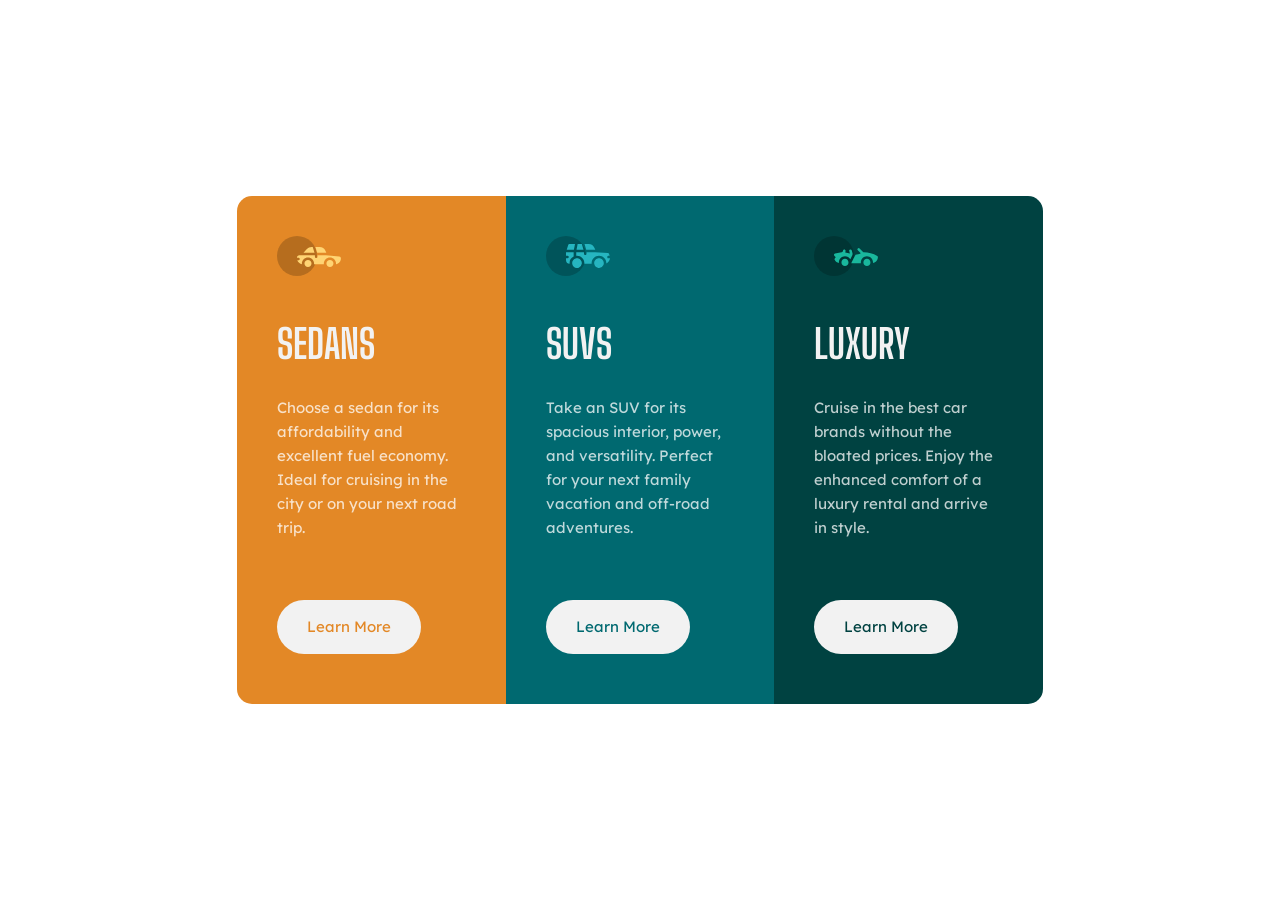
<file: index.html>
<!DOCTYPE html>
<html lang="en">
<head>
  <meta charset="UTF-8">
  <meta name="viewport" content="width=device-width, initial-scale=1.0"> <!-- displays site properly based on user's device -->

  <link rel="icon" type="image/png" sizes="32x32" href="./images/favicon-32x32.png">
  <link rel="preconnect" href="https://fonts.googleapis.com">
  <link rel="preconnect" href="https://fonts.gstatic.com" crossorigin>
  <link href="https://fonts.googleapis.com/css2?family=Lexend+Deca&display=swap" rel="stylesheet">

  <link rel="preconnect" href="https://fonts.googleapis.com">
  <link rel="preconnect" href="https://fonts.gstatic.com" crossorigin>
  <link href="https://fonts.googleapis.com/css2?family=Big+Shoulders+Display:wght@700&display=swap" rel="stylesheet">
  
  <title>Frontend Mentor | 3-column preview card component</title>
  <link rel="stylesheet" href="style.css">
</head>
<body>
  <main class="main">

    <div class="card-container">
      <div class="card card--1">
        <img src="images/icon-sedans.svg" alt="" class="card__image">
        <div class="card__content">
          <h1 class="heading-primary">Sedans</h1>
          <p class="paragraph">
            Choose a sedan for its affordability and excellent fuel economy. Ideal for cruising in the city 
            or on your next road trip.
          </p>
        </div>
        <a href="" class="btn btn--1">Learn More</a>
      </div>
  
      <div class="card card--2">
        <img src="images/icon-suvs.svg" alt="" class="card__image">
  
        <div class="card__content">
          <h1 class="heading-primary">SUVs</h1>
          <p class="paragraph">
            Take an SUV for its spacious interior, power, and versatility. Perfect for your next family vacation 
            and off-road adventures.
          </p>
        </div>
        <a href="" class="btn btn--2">Learn More</a>
      </div>
  
      <div class="card card--3">
        <img src="images/icon-luxury.svg" alt="" class="card__image">
  
        <div class="card__content">
          <h1 class="heading-primary">Luxury</h1>
          <p class="paragraph">
            Cruise in the best car brands without the bloated prices. Enjoy the enhanced comfort of a luxury 
            rental and arrive in style.
          </p>
        </div>
        <a href="" class="btn btn--3">Learn More</a>
      </div>
    </div>

  </main>
</body>
</html>
</file>
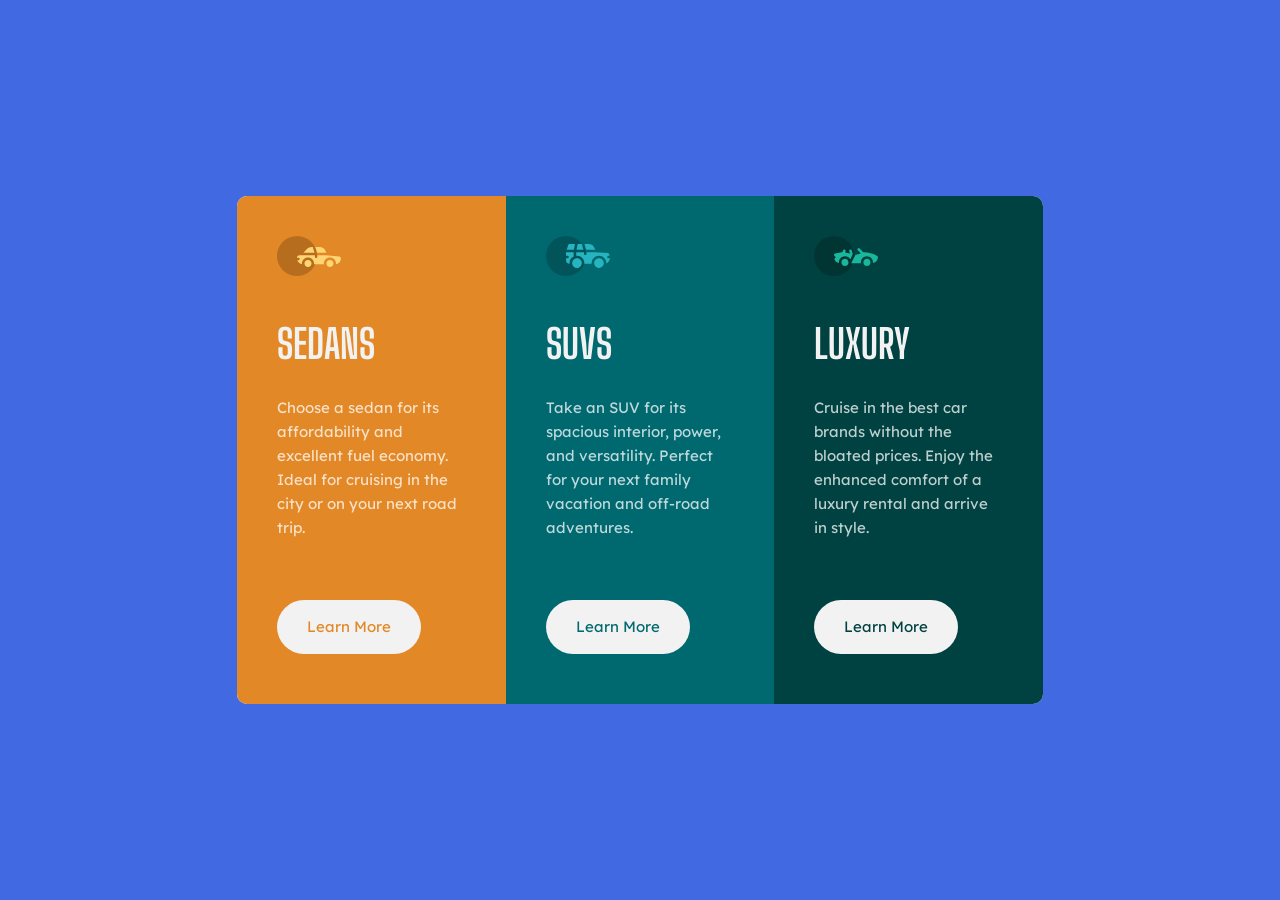
<file: 3-column-preview-card-component-main/index.html>
<!DOCTYPE html>
<html lang="en">
<head>
  <meta charset="UTF-8">
  <meta name="viewport" content="width=device-width, initial-scale=1.0"> <!-- displays site properly based on user's device -->

  <link rel="icon" type="image/png" sizes="32x32" href="./images/favicon-32x32.png">
  <link rel="preconnect" href="https://fonts.googleapis.com">
  <link rel="preconnect" href="https://fonts.gstatic.com" crossorigin>
  <link href="https://fonts.googleapis.com/css2?family=Lexend+Deca&display=swap" rel="stylesheet">

  <link rel="preconnect" href="https://fonts.googleapis.com">
  <link rel="preconnect" href="https://fonts.gstatic.com" crossorigin>
  <link href="https://fonts.googleapis.com/css2?family=Big+Shoulders+Display:wght@700&display=swap" rel="stylesheet">
  
  <title>Frontend Mentor | 3-column preview card component</title>
  <link rel="stylesheet" href="style.css">
</head>
<body class="container">

  <div class="card-container">

    <div class="card card--1">

      <img src="images/icon-sedans.svg" alt="" class="card__image">
      <div class="card__text-box">
        <h1 class="heading-primary">Sedans</h1>
        <p class="paragraph">
          Choose a sedan for its affordability and excellent fuel economy. Ideal for cruising in the city 
          or on your next road trip.
        </p>
      </div>
      <a href="" class="btn btn--1">Learn More</a>
      
    </div>

    <div class="card card--2">
      <img src="images/icon-suvs.svg" alt="" class="card__image">

      <div class="card__text-box">
        <h1 class="heading-primary">SUVs</h1>
        <p class="paragraph">
          Take an SUV for its spacious interior, power, and versatility. Perfect for your next family vacation 
          and off-road adventures.
        </p>
      </div>
      <a href="" class="btn btn--2">Learn More</a>
    </div>

    <div class="card card--3">
      <img src="images/icon-luxury.svg" alt="" class="card__image">

      <div class="card__text-box">
        <h1 class="heading-primary">Luxury</h1>
        <p class="paragraph">
          Cruise in the best car brands without the bloated prices. Enjoy the enhanced comfort of a luxury 
          rental and arrive in style.
        </p>
      </div>
      <a href="" class="btn btn--3">Learn More</a>
    </div>
  </div>

</body>
</html>
</file>
<file: style.css>
:root {
    /*card background color*/
    --color-primary: hsl(31, 77%, 52%);
    --color-secondary: hsl(184, 100%, 22%);
    --color-tertiary: hsl(179, 100%, 13%);

    /*text-color*/
    --color-transparent-white: hsla(0, 0%, 100%, 0.75);     /*paragraph*/
    --color-light-gray: hsl(0, 0%, 95%);        /*headings, background, buttons*/

    /* FONTS */
    --default-font-size: 1.5rem;
    --font-body: 'Lexend Deca', sans-serif;
    --font-heading: 'Big Shoulders Display', cursive;
}

::selection {
    background-color: var(--color-light-gray);
    color: rgb(0, 0, 0);
}

*,
*::before,
*::after {
    padding: 0;
    margin: 0;
    box-sizing: inherit;
}

html {
    box-sizing: border-box;
    font-size: 62.5%;
}

body {
    font-size: 1.3rem;
    font-family: var(--font-body);
    font-weight: 400;
    line-height: 1.6;
    background-color: var(--color-transparent-white);
}

.main {
    min-height: 100vh;
    display: flex;
    justify-content: center;
    align-items: center;
    padding: 2rem 0;
    
}

.card-container {
    flex: 0 0 63%;
    background-color: white;
    border-radius: 1.5rem;
    overflow: hidden;

    display: flex;
}

.card {
    flex: 1;
    padding: 4rem;
}

.card--1 {
    background-color: var(--color-primary);
}

.card--2 {
    background-color: var(--color-secondary);
}

.card--3 {
    background-color: var(--color-tertiary);
}

.card__image {
    margin-bottom: 3rem;
}

.card__content {
    margin-bottom: 6rem;
}

.heading-primary {
    font-size: 4rem;
    font-family: var(--font-heading);
    color: var(--color-light-gray);
    text-transform: uppercase;
    margin-bottom: 2rem;
}

.paragraph {
    font-size: var(--default-font-size);
    color: var(--color-transparent-white);
}

.btn:link,
.btn:visited {
    display: inline-block;
    font-size: 1.5rem;
    font-family: inherit;
    text-decoration: none;
    background-color: var(--color-light-gray);
    padding: 1.5rem 3rem;
    border-radius: 5rem;
    margin-bottom: 1rem;
}

.btn:hover,
.btn:active {
    background-color: transparent;
    border: 2px solid var(--color-transparent-white);
    padding: calc(1.5rem - 2px) calc(3rem - 2px);
    color: var(--color-transparent-white);
}

.btn--1 {
    color: var(--color-primary);
}

.btn--2 {
    color: var(--color-secondary);
}

.btn--3 {
    color: var(--color-tertiary);
}

@media only screen and (max-width: 75em) {

    html {
        font-size: 50%;
    }

    .btn:hover {
        border: 0px solid transparent;
    }

    .card {
        padding: 3rem;
    }
}

@media only screen and (max-width: 62.5em) {
    html {
        font-size: 40%;
    }
}

@media only screen and (max-width: 56.25em) {
    body {
        font-size: 2.5rem;
    }
    .card-container {
        flex-direction: column;
        flex: 0 0 50%;
    }

    .card {
        padding: 5rem;
    }

    .heading-primary {
        font-size: 6rem;
    }

    .paragraph,
    .btn:link,
    .btn:visited {
        font-size: inherit;
    }
}

@media only screen and (max-width: 37.5em) {
    .main {
        padding: 4rem 0;
    }
    .card-container {
        flex: 0 0 80%;
    }
}
</file>
<file: 3-column-preview-card-component-main/style.css>
:root {
    /*card background color*/
    --color-primary: hsl(31, 77%, 52%);
    --color-secondary: hsl(184, 100%, 22%);
    --color-tertiary: hsl(179, 100%, 13%);

    /*text-color*/
    --color-transparent-white: hsla(0, 0%, 100%, 0.75);     /*paragraph*/
    --color-light-gray: hsl(0, 0%, 95%);        /*headings, background, buttons*/

    /* FONTS */
    --default-font-size: 1.5rem;
    --font-body: 'Lexend Deca', sans-serif;
    --font-heading: 'Big Shoulders Display', cursive;
}

::selection {
    background-color: var(--color-light-gray);
    color: rgb(0, 0, 0);
}

*,
*::before,
*::after {
    padding: 0;
    margin: 0;
    box-sizing: inherit;
}

html {
    box-sizing: border-box;
    font-size: 62.5%;
}

body {
    font-size: 1.3rem;
    font-family: var(--font-body);
    font-weight: 400;
    line-height: 1.6;
    background-color: royalblue;
}

.container {
    height: 100vh;
    display: flex;
    justify-content: center;
    align-items: center;
    padding: 2rem 0;
    
}

.card-container {
    flex: 0 0 63%;
    background-color: white;
    border-radius: 1rem;
    overflow: hidden;

    display: flex;
}

.card {
    flex: 1;

    padding: 4rem;
}

.card--1 {
    background-color: var(--color-primary);
}

.card--2 {
    background-color: var(--color-secondary);
}

.card--3 {
    background-color: var(--color-tertiary);
}

.card__image {
    margin-bottom: 3rem;
}

.heading-primary {
    font-size: 4rem;
    font-family: var(--font-heading);
    color: var(--color-light-gray);
    text-transform: uppercase;
    margin-bottom: 2rem;
}

.paragraph {
    font-size: var(--default-font-size);
    color: var(--color-transparent-white);
    margin-bottom: 6rem;
}

.btn:link,
.btn:visited {
    display: inline-block;
    font-size: 1.5rem;
    font-family: inherit;
    text-decoration: none;
    background-color: var(--color-light-gray);
    padding: 1.5rem 3rem;
    border-radius: 5rem;
    margin-bottom: 1rem;
}

.btn:hover {
    background-color: transparent;
    border: 1.5px solid var(--color-transparent-white);
    color: var(--color-transparent-white);
}

.btn--1 {
    color: var(--color-primary);
}

.btn--2 {
    color: var(--color-secondary);
}

.btn--3 {
    color: var(--color-tertiary);
}

@media only screen and (max-width: 75em) {

    html {
        font-size: 50%;
    }

    .btn:hover {
        border: 0px solid transparent;
    }

    .card {
        padding: 3rem;
    }
}

@media only screen and (max-width: 62.5em) {
    html {
        font-size: 40%;
    }
}

@media only screen and (max-width: 56.25em) {
    body {
        font-size: 2.5rem;
    }
    .card-container {
        flex-direction: column;
        flex: 0 0 50%;
    }

    .card {
        padding: 5rem;
    }

    .heading-primary {
        font-size: 6rem;
    }

    .paragraph,
    .btn:link,
    .btn:visited {
        font-size: inherit;
    }
}

@media only screen and (max-width: 37.5em) {
    .card-container {
        flex: 0 0 80%;
    }
}
</file>
